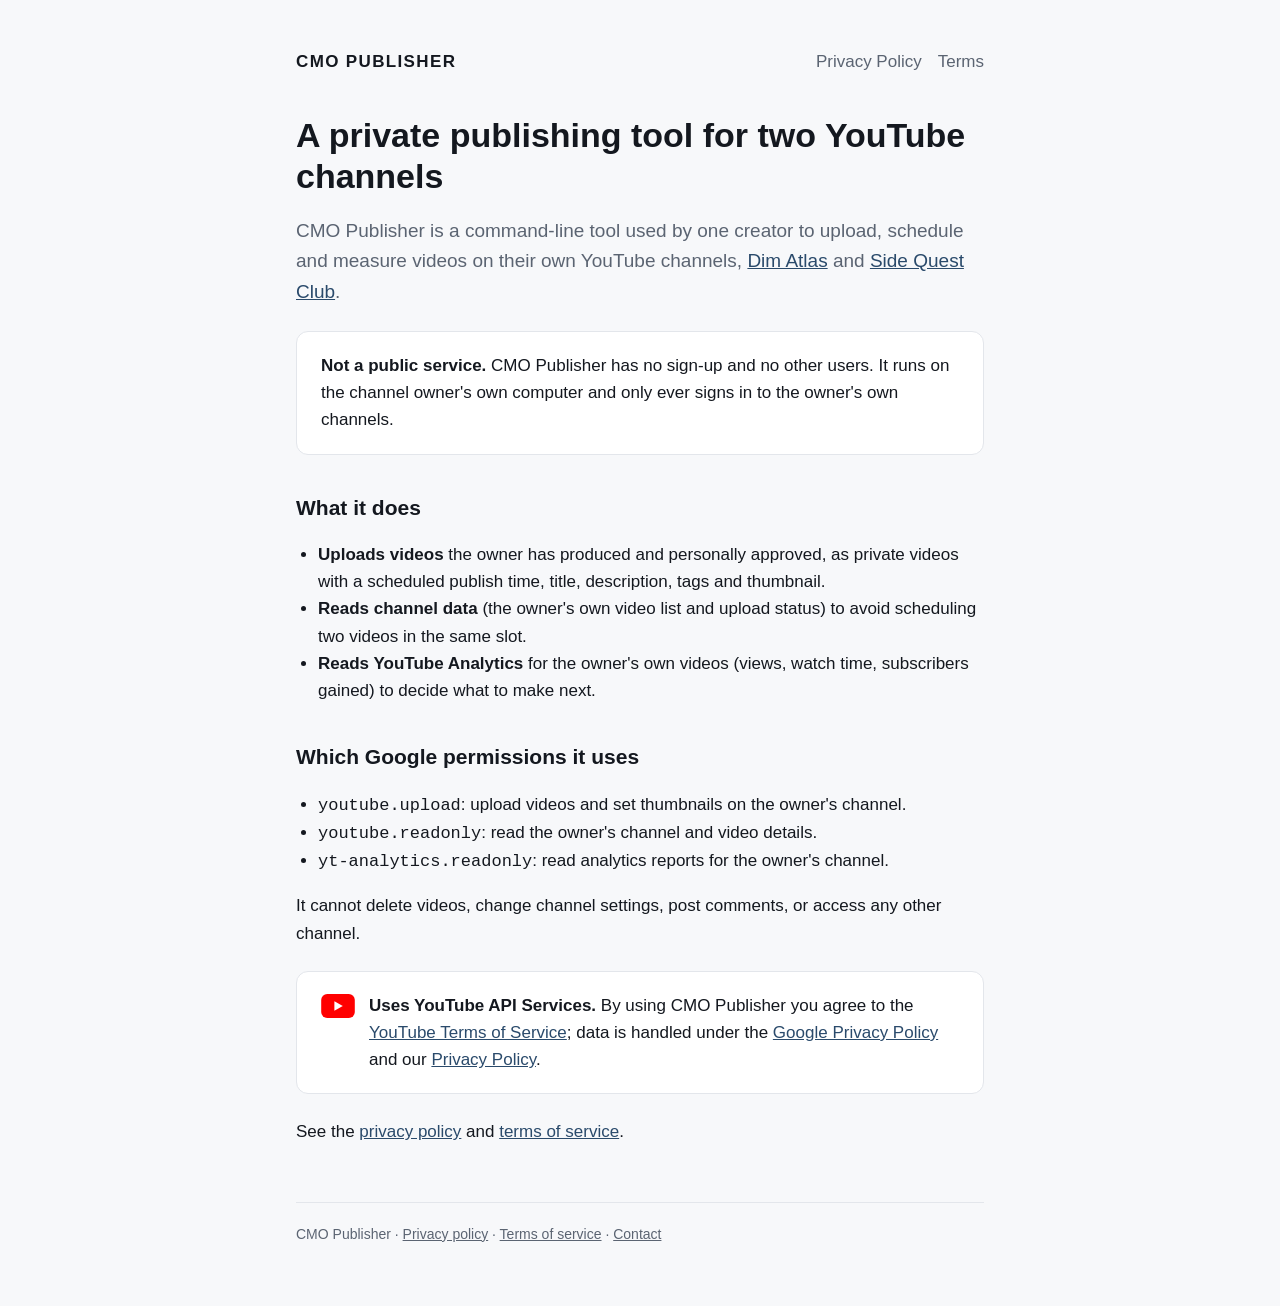
<file: index.html>
<!doctype html>
<html lang="en">
<head>
<meta charset="utf-8">
<meta name="viewport" content="width=device-width, initial-scale=1">
<title>CMO Publisher</title>
<meta name="description" content="CMO Publisher is a private tool that uploads and schedules videos for the Dim Atlas and Side Quest Club YouTube channels.">
<link rel="stylesheet" href="style.css">
</head>
<body>
<main>
  <header>
    <a class="brand" href="./">CMO PUBLISHER</a>
    <nav><a href="privacy.html">Privacy Policy</a><a href="terms.html">Terms</a></nav>
  </header>

  <h1>A private publishing tool for two YouTube channels</h1>
  <p class="lead">CMO Publisher is a command-line tool used by one creator to upload, schedule and measure videos on their own YouTube channels, <a href="https://www.youtube.com/@dimatlasaudio">Dim Atlas</a> and <a href="https://www.youtube.com/@sidequestclubtv">Side Quest Club</a>.</p>

  <div class="card">
    <strong>Not a public service.</strong> CMO Publisher has no sign-up and no other users. It runs on the channel owner's own computer and only ever signs in to the owner's own channels.
  </div>

  <h2>What it does</h2>
  <ul>
    <li><strong>Uploads videos</strong> the owner has produced and personally approved, as private videos with a scheduled publish time, title, description, tags and thumbnail.</li>
    <li><strong>Reads channel data</strong> (the owner's own video list and upload status) to avoid scheduling two videos in the same slot.</li>
    <li><strong>Reads YouTube Analytics</strong> for the owner's own videos (views, watch time, subscribers gained) to decide what to make next.</li>
  </ul>

  <h2>Which Google permissions it uses</h2>
  <ul>
    <li><code>youtube.upload</code>: upload videos and set thumbnails on the owner's channel.</li>
    <li><code>youtube.readonly</code>: read the owner's channel and video details.</li>
    <li><code>yt-analytics.readonly</code>: read analytics reports for the owner's channel.</li>
  </ul>
  <p>It cannot delete videos, change channel settings, post comments, or access any other channel.</p>

  <div class="card yt">
    <span class="yt-mark" aria-hidden="true"><svg viewBox="0 0 28 20" width="34" height="24"><rect width="28" height="20" rx="5" fill="#FF0000"/><path d="M11 6l7 4-7 4z" fill="#fff"/></svg></span>
    <div><strong>Uses YouTube API Services.</strong> By using CMO Publisher you agree to the <a href="https://www.youtube.com/t/terms">YouTube Terms of Service</a>; data is handled under the <a href="https://policies.google.com/privacy">Google Privacy Policy</a> and our <a href="privacy.html">Privacy Policy</a>.</div>
  </div>

  <p>See the <a href="privacy.html">privacy policy</a> and <a href="terms.html">terms of service</a>.</p>

  <footer>
    CMO Publisher · <a href="privacy.html">Privacy policy</a> · <a href="terms.html">Terms of service</a> · <a href="https://github.com/cmokoro/cmo-app/issues">Contact</a>
  </footer>
</main>
</body>
</html>
</file>
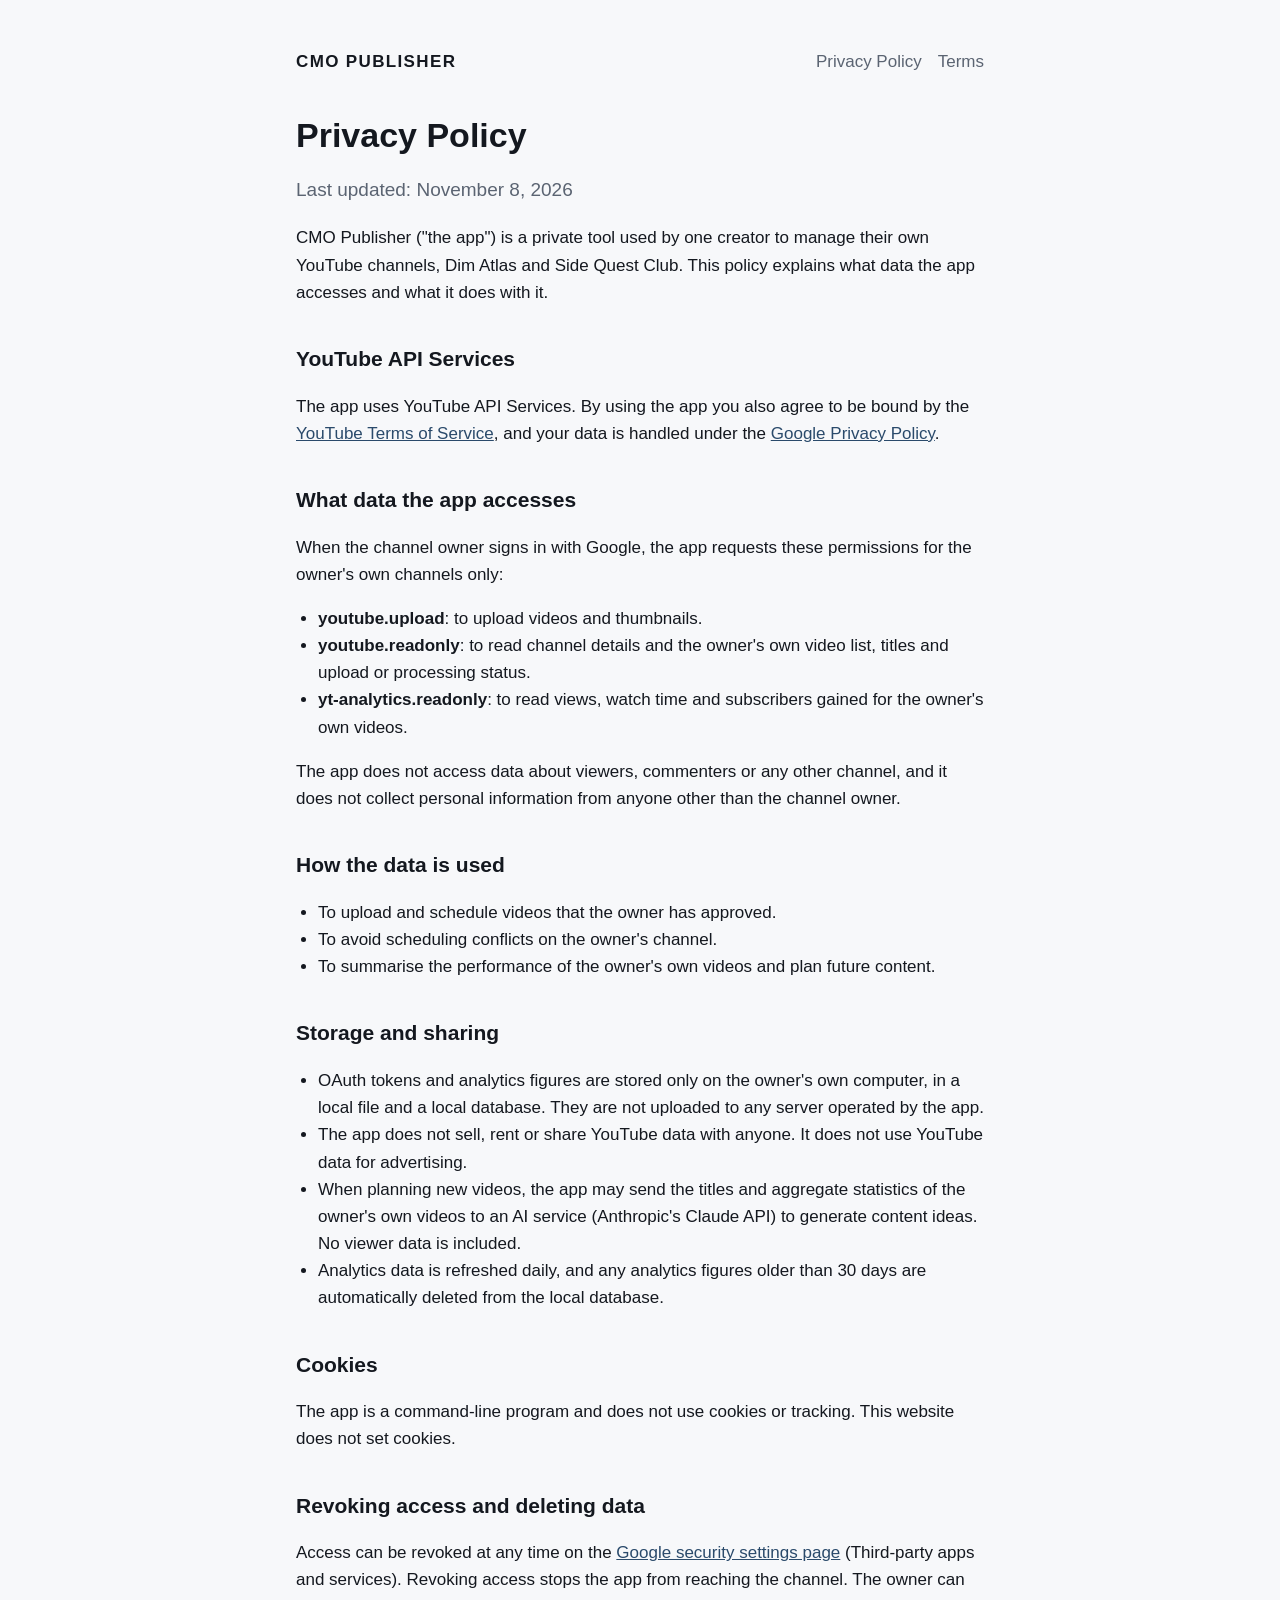
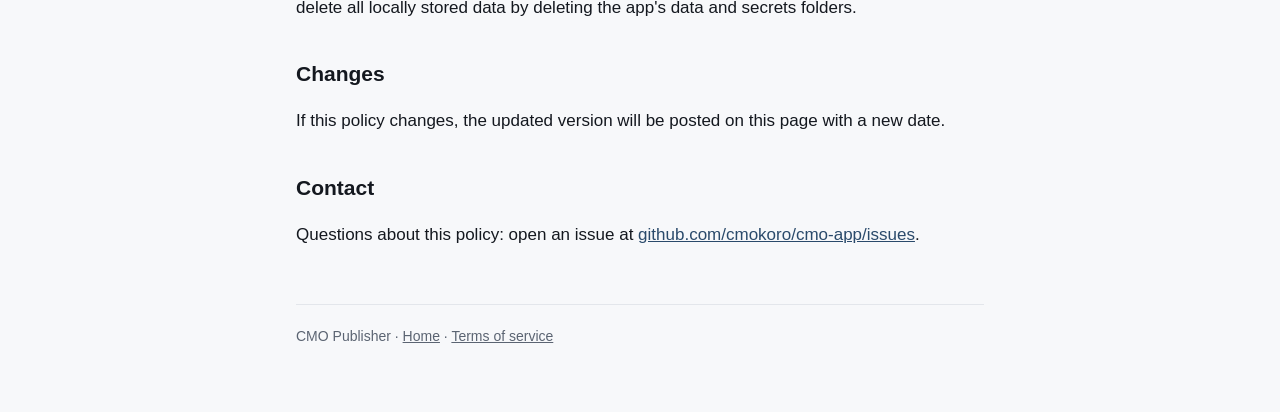
<file: privacy.html>
<!doctype html>
<html lang="en">
<head>
<meta charset="utf-8">
<meta name="viewport" content="width=device-width, initial-scale=1">
<title>Privacy Policy · CMO Publisher</title>
<link rel="stylesheet" href="style.css">
</head>
<body>
<main>
  <header>
    <a class="brand" href="./">CMO PUBLISHER</a>
    <nav><a href="privacy.html">Privacy Policy</a><a href="terms.html">Terms</a></nav>
  </header>

  <h1>Privacy Policy</h1>
  <p class="lead">Last updated: November 8, 2026</p>

  <p>CMO Publisher ("the app") is a private tool used by one creator to manage their own YouTube channels, Dim Atlas and Side Quest Club. This policy explains what data the app accesses and what it does with it.</p>

  <h2>YouTube API Services</h2>
  <p>The app uses YouTube API Services. By using the app you also agree to be bound by the <a href="https://www.youtube.com/t/terms">YouTube Terms of Service</a>, and your data is handled under the <a href="https://policies.google.com/privacy">Google Privacy Policy</a>.</p>

  <h2>What data the app accesses</h2>
  <p>When the channel owner signs in with Google, the app requests these permissions for the owner's own channels only:</p>
  <ul>
    <li><strong>youtube.upload</strong>: to upload videos and thumbnails.</li>
    <li><strong>youtube.readonly</strong>: to read channel details and the owner's own video list, titles and upload or processing status.</li>
    <li><strong>yt-analytics.readonly</strong>: to read views, watch time and subscribers gained for the owner's own videos.</li>
  </ul>
  <p>The app does not access data about viewers, commenters or any other channel, and it does not collect personal information from anyone other than the channel owner.</p>

  <h2>How the data is used</h2>
  <ul>
    <li>To upload and schedule videos that the owner has approved.</li>
    <li>To avoid scheduling conflicts on the owner's channel.</li>
    <li>To summarise the performance of the owner's own videos and plan future content.</li>
  </ul>

  <h2>Storage and sharing</h2>
  <ul>
    <li>OAuth tokens and analytics figures are stored only on the owner's own computer, in a local file and a local database. They are not uploaded to any server operated by the app.</li>
    <li>The app does not sell, rent or share YouTube data with anyone. It does not use YouTube data for advertising.</li>
    <li>When planning new videos, the app may send the titles and aggregate statistics of the owner's own videos to an AI service (Anthropic's Claude API) to generate content ideas. No viewer data is included.</li>
    <li>Analytics data is refreshed daily, and any analytics figures older than 30 days are automatically deleted from the local database.</li>
  </ul>

  <h2>Cookies</h2>
  <p>The app is a command-line program and does not use cookies or tracking. This website does not set cookies.</p>

  <h2>Revoking access and deleting data</h2>
  <p>Access can be revoked at any time on the <a href="https://myaccount.google.com/connections">Google security settings page</a> (Third-party apps and services). Revoking access stops the app from reaching the channel. The owner can delete all locally stored data by deleting the app's data and secrets folders.</p>

  <h2>Changes</h2>
  <p>If this policy changes, the updated version will be posted on this page with a new date.</p>

  <h2>Contact</h2>
  <p>Questions about this policy: open an issue at <a href="https://github.com/cmokoro/cmo-app/issues">github.com/cmokoro/cmo-app/issues</a>.</p>

  <footer>
    CMO Publisher · <a href="./">Home</a> · <a href="terms.html">Terms of service</a>
  </footer>
</main>
</body>
</html>
</file>
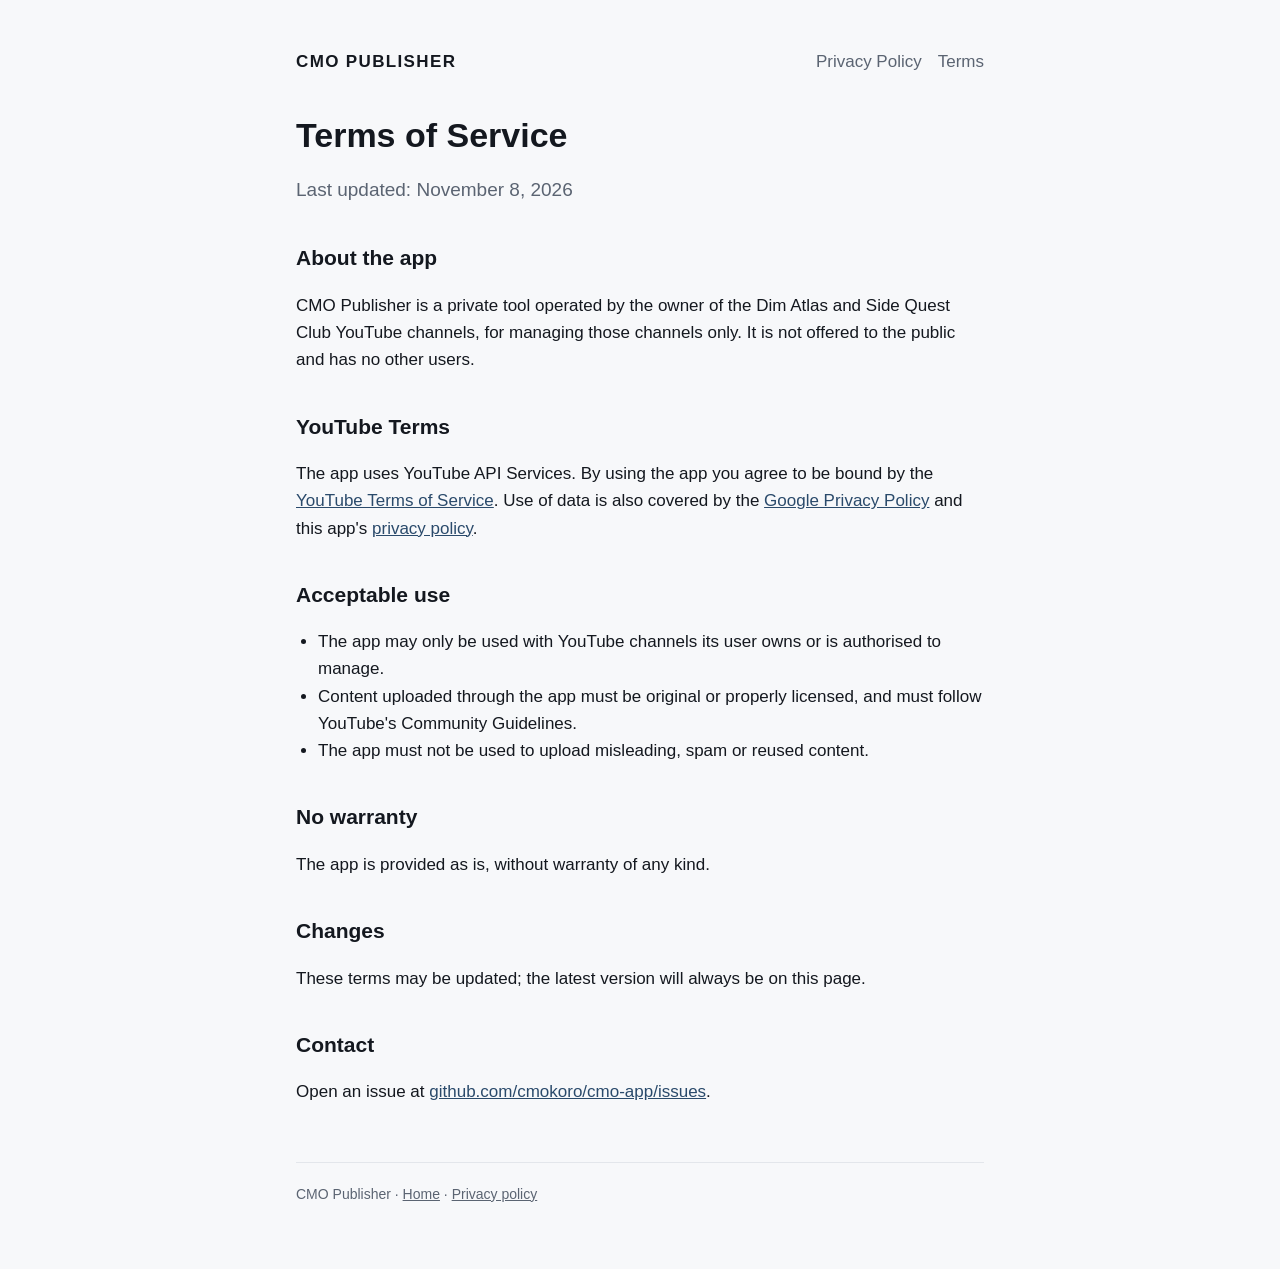
<file: terms.html>
<!doctype html>
<html lang="en">
<head>
<meta charset="utf-8">
<meta name="viewport" content="width=device-width, initial-scale=1">
<title>Terms of Service · CMO Publisher</title>
<link rel="stylesheet" href="style.css">
</head>
<body>
<main>
  <header>
    <a class="brand" href="./">CMO PUBLISHER</a>
    <nav><a href="privacy.html">Privacy Policy</a><a href="terms.html">Terms</a></nav>
  </header>

  <h1>Terms of Service</h1>
  <p class="lead">Last updated: November 8, 2026</p>

  <h2>About the app</h2>
  <p>CMO Publisher is a private tool operated by the owner of the Dim Atlas and Side Quest Club YouTube channels, for managing those channels only. It is not offered to the public and has no other users.</p>

  <h2>YouTube Terms</h2>
  <p>The app uses YouTube API Services. By using the app you agree to be bound by the <a href="https://www.youtube.com/t/terms">YouTube Terms of Service</a>. Use of data is also covered by the <a href="https://policies.google.com/privacy">Google Privacy Policy</a> and this app's <a href="privacy.html">privacy policy</a>.</p>

  <h2>Acceptable use</h2>
  <ul>
    <li>The app may only be used with YouTube channels its user owns or is authorised to manage.</li>
    <li>Content uploaded through the app must be original or properly licensed, and must follow YouTube's Community Guidelines.</li>
    <li>The app must not be used to upload misleading, spam or reused content.</li>
  </ul>

  <h2>No warranty</h2>
  <p>The app is provided as is, without warranty of any kind.</p>

  <h2>Changes</h2>
  <p>These terms may be updated; the latest version will always be on this page.</p>

  <h2>Contact</h2>
  <p>Open an issue at <a href="https://github.com/cmokoro/cmo-app/issues">github.com/cmokoro/cmo-app/issues</a>.</p>

  <footer>
    CMO Publisher · <a href="./">Home</a> · <a href="privacy.html">Privacy policy</a>
  </footer>
</main>
</body>
</html>
</file>
<file: style.css>
:root { --bg: #f7f8fa; --fg: #14181f; --muted: #5b6472; --accent: #2a4a6b; --card: #ffffff; --line: #e3e6eb; }
@media (prefers-color-scheme: dark) {
  :root { --bg: #070b12; --fg: #e8eef6; --muted: #9aa6b5; --accent: #a9cdea; --card: #0e1520; --line: #1d2836; }
}
* { box-sizing: border-box; }
body { margin: 0; background: var(--bg); color: var(--fg); font: 17px/1.6 -apple-system, "Avenir Next", "Segoe UI", Roboto, sans-serif; }
main { max-width: 720px; margin: 0 auto; padding: 48px 16px 64px; }
header { display: flex; justify-content: space-between; align-items: baseline; gap: 16px; flex-wrap: wrap; margin-bottom: 40px; }
header a.brand { font-weight: 700; letter-spacing: .08em; color: var(--fg); text-decoration: none; }
nav a { color: var(--muted); text-decoration: none; margin-left: 16px; }
nav a:hover, a { color: var(--accent); }
h1 { font-size: 34px; line-height: 1.2; margin: 0 0 12px; }
h2 { font-size: 21px; margin: 36px 0 8px; }
p.lead { color: var(--muted); font-size: 19px; }
.card { background: var(--card); border: 1px solid var(--line); border-radius: 12px; padding: 20px 24px; margin: 24px 0; }
.card.yt { display: flex; gap: 14px; align-items: flex-start; }
.yt-mark { flex: none; padding-top: 2px; }
ul { padding-left: 22px; }
footer { margin-top: 56px; padding-top: 20px; border-top: 1px solid var(--line); color: var(--muted); font-size: 14px; }
footer a { color: var(--muted); }
</file>
